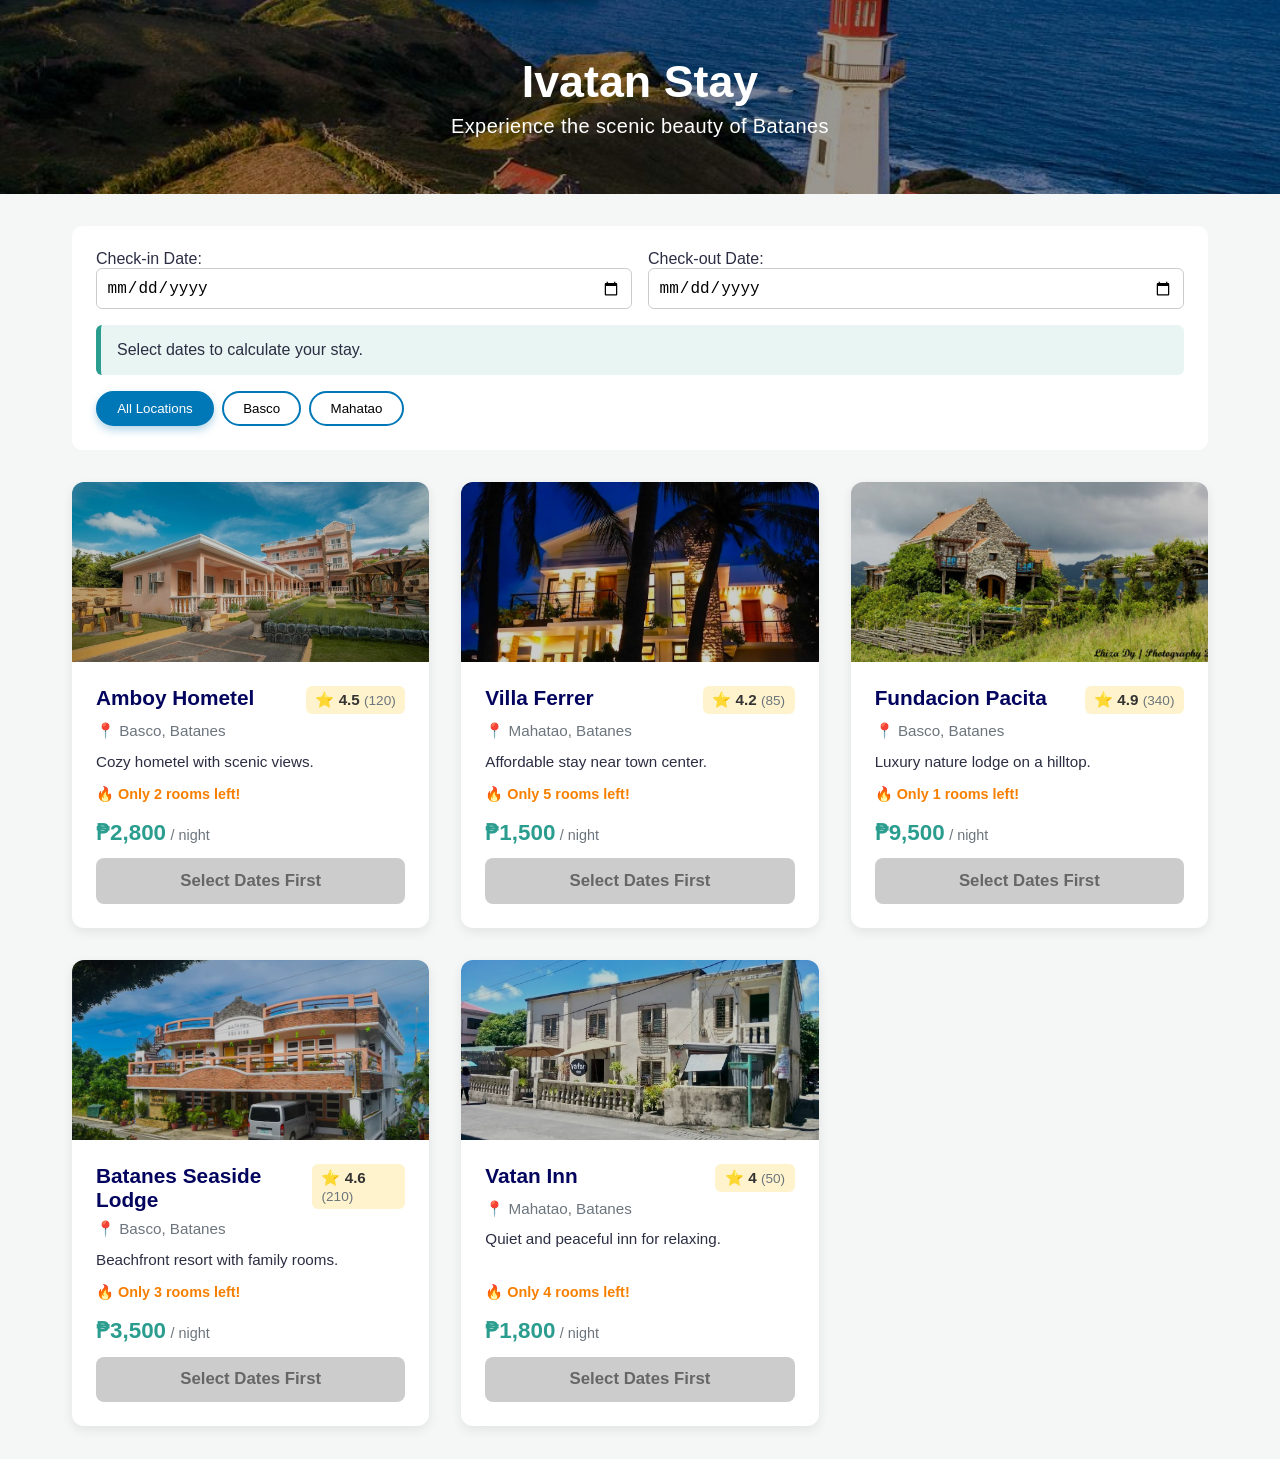
<file: index.html>
<!doctype html>
<html lang="en">
<head>
    <meta charset="UTF-8" />
    <meta name="viewport" content="width=device-width, initial-scale=1.0" />
    <title>Ivatan Stay - Batanes Hotel Booking</title>
    <link rel="stylesheet" href="style.css" />
</head>
<body>

<header>
    <h1>Ivatan Stay</h1>
    <p>Experience the scenic beauty of Batanes</p>
</header>

<main>
    <section class="booking-controls">
        <div class="date-picker">
            <div class="input-group">
                <label for="checkin">Check-in Date:</label>
                <input type="date" id="checkin" />
            </div>
            <div class="input-group">
                <label for="checkout">Check-out Date:</label>
                <input type="date" id="checkout" />
            </div>
        </div>

        <div class="summary-section">
            <p id="total-nights-summary">Select dates to calculate your stay.</p>
            <p id="date-error" class="error-text hidden">
                Error: Check-out date must be later than Check-in date.
            </p>
        </div>

        <div class="filter-group">
            <button class="filter-btn active" data-location="All">All Locations</button>
            <button class="filter-btn" data-location="Basco">Basco</button>
            <button class="filter-btn" data-location="Mahatao">Mahatao</button>
        </div>
    </section>

    <section class="hotel-grid" id="hotel-grid"></section>
</main>

<script src="script.js"></script>
</body>
</html>
</file>
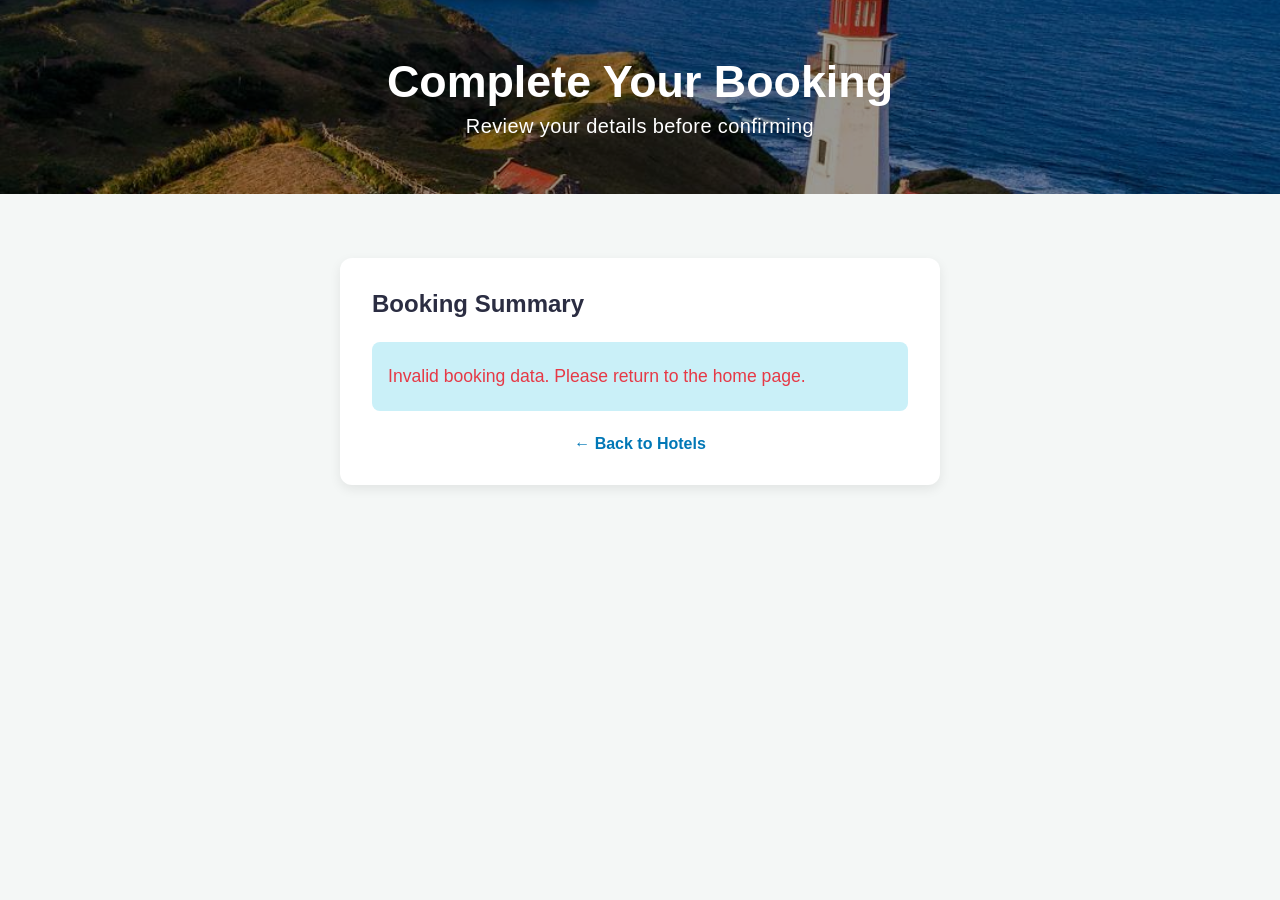
<file: booking.html>
<!doctype html>
<html lang="en">
<head>
    <meta charset="UTF-8" />
    <meta name="viewport" content="width=device-width, initial-scale=1.0" />
    <title>Confirm Booking - Ivatan Stay</title>
    <link rel="stylesheet" href="style.css" />
    <style>
        .booking-container {
            max-width: 600px;
            margin: 2rem auto;
            background: var(--card-bg);
            padding: 2rem;
            border-radius: 12px;
            box-shadow: 0 4px 12px rgba(0,0,0,0.08);
            animation: fadeInSlideUp 0.6s ease forwards;
        }
        .booking-details {
            margin: 1.5rem 0;
            padding: 1rem;
            background: var(--light-blue);
            border-radius: 8px;
        }
        .booking-details p {
            margin: 0.5rem 0;
            font-size: 1.1rem;
        }
        .total-price {
            font-size: 1.4rem;
            font-weight: bold;
            color: var(--primary-green);
            margin-top: 1rem;
            padding-top: 1rem;
            border-top: 1px solid #ccc;
        }
        .confirm-btn {
            width: 100%;
            padding: 1rem;
            background: var(--primary-green);
            color: white;
            border: none;
            border-radius: 8px;
            font-size: 1.2rem;
            font-weight: bold;
            cursor: pointer;
            transition: background 0.3s ease, transform 0.2s ease;
        }
        .confirm-btn:hover {
            background: #21867a;
        }
        .confirm-btn:active {
            transform: scale(0.98);
        }
        .success-message {
            display: none;
            text-align: center;
            margin-top: 2rem;
            padding: 2rem;
            background: var(--light-green);
            border-radius: 8px;
            color: var(--dark-blue);
        }
        .back-link {
            display: block;
            text-align: center;
            margin-top: 1.5rem;
            color: var(--primary-blue);
            text-decoration: none;
            font-weight: bold;
        }
        .back-link:hover {
            text-decoration: underline;
        }
    </style>
</head>
<body>

<header>
    <h1>Complete Your Booking</h1>
    <p>Review your details before confirming</p>
</header>

<main>
    <div class="booking-container" id="booking-container">
        <h2>Booking Summary</h2>
        <div class="booking-details" id="booking-details">
            <p>Loading details...</p>
        </div>
        <button class="confirm-btn" id="confirm-btn">Confirm Booking</button>
        <a href="index.html" class="back-link">← Back to Hotels</a>
    </div>

    <div class="success-message" id="success-message">
        <h2>🎉 Booking Confirmed!</h2>
        <p>Thank you for choosing Ivatan Stay. Your reservation is secured.</p>
        <a href="index.html" class="back-link">Return to Home</a>
    </div>
</main>

<script>
    document.addEventListener("DOMContentLoaded", () => {
        const params = new URLSearchParams(window.location.search);
        const name = params.get('name');
        const location = params.get('location');
        const checkin = params.get('checkin');
        const checkout = params.get('checkout');
        const nights = params.get('nights');
        const price = params.get('price');

        const detailsContainer = document.getElementById("booking-details");
        const confirmBtn = document.getElementById("confirm-btn");
        const bookingContainer = document.getElementById("booking-container");
        const successMessage = document.getElementById("success-message");

        if (!name || !checkin || !checkout) {
            detailsContainer.innerHTML = "<p class='error-text'>Invalid booking data. Please return to the home page.</p>";
            confirmBtn.style.display = "none";
            return;
        }

        detailsContainer.innerHTML = `
            <p><strong>Hotel:</strong> ${name}</p>
            <p><strong>Location:</strong> ${location}</p>
            <p><strong>Check-in:</strong> ${checkin}</p>
            <p><strong>Check-out:</strong> ${checkout}</p>
            <p><strong>Duration:</strong> ${nights} night(s)</p>
            <p class="total-price">Total Price: ₱${Number(price).toLocaleString()}</p>
        `;

        confirmBtn.addEventListener("click", () => {
            confirmBtn.textContent = "Processing...";
            confirmBtn.disabled = true;
            
            setTimeout(() => {
                bookingContainer.style.display = "none";
                document.querySelector("header h1").textContent = "Success";
                document.querySelector("header p").textContent = "We look forward to hosting you!";
                successMessage.style.display = "block";
            }, 800);
        });
    });
</script>

</body>
</html>
</file>
<file: style.css>
:root {
    --primary-blue: #0077b6;
    --primary-blue-hover: #005f92;
    --light-blue: #caf0f8;
    --dark-blue: #03045e;
    --primary-green: #2a9d8f;
    --light-green: #e9f5f3;
    --text-color: #2b2d42;
    --text-muted: #6c757d;
    --bg-color: #f4f7f6;
    --error-color: #e63946;
    --card-bg: #ffffff;
    --accent-orange: #f77f00;
}

* {
    box-sizing: border-box;
    margin: 0;
    padding: 0;
}

body {
    font-family: 'Segoe UI', sans-serif;
    color: var(--text-color);
    background-color: var(--bg-color);
}

header {
    background-image: url("batanes.jpg");
    background-size: 100% auto;
    background-repeat: no-repeat;
    background-position: center;
    color: white;
    padding: 3.5rem 2rem;
    text-align: center;
    position: relative;
}

header::before {
    content: "";
    position: absolute;
    inset: 0;
    background: rgba(0, 0, 0, 0.4);
    z-index: 0;
}

header h1,
header p {
    position: relative;
    z-index: 1;
}

header h1 {
    font-size: 2.8rem;
    margin-bottom: 0.5rem;
}

header p {
    font-size: 1.25rem;
    letter-spacing: 0.02em;
}

main {
    max-width: 1200px;
    margin: auto;
    padding: 2rem;
}

.booking-controls {
    background: white;
    padding: 1.5rem;
    border-radius: 10px;
    margin-bottom: 2rem;
}

.date-picker {
    display: flex;
    gap: 1rem;
    flex-wrap: wrap;
}

.input-group {
    flex: 1;
}

.input-group input {
    padding: 0.6rem;
    width: 100%;
    border: 1px solid #ccc;
    border-radius: 6px;
    font-size: 1rem;
    transition: border-color 0.3s ease, box-shadow 0.3s ease;
}

.input-group input:focus {
    border-color: var(--primary-blue);
    outline: none;
    box-shadow: 0 0 0 3px rgba(0, 119, 182, 0.2);
}

.summary-section {
    margin: 1rem 0;
    padding: 1rem;
    background: var(--light-green);
    border-left: 5px solid var(--primary-green);
    border-radius: 6px;
}

.error-text {
    color: var(--error-color);
}

.hidden {
    display: none;
}

.filter-group {
    display: flex;
    gap: 0.5rem;
}

.filter-btn {
    padding: 0.5rem 1.2rem;
    border: 2px solid var(--primary-blue);
    background: none;
    cursor: pointer;
    border-radius: 20px;
    font-weight: 500;
    transition: all 0.3s ease;
}

.filter-btn:hover {
    transform: translateY(-2px);
    box-shadow: 0 4px 8px rgba(0, 119, 182, 0.2);
    background: var(--primary-blue);
    color: white;
}

.filter-btn.active {
    background: var(--primary-blue);
    color: white;
    box-shadow: 0 4px 8px rgba(0, 119, 182, 0.3);
}

.hotel-grid {
    display: grid;
    grid-template-columns: repeat(auto-fit, minmax(300px, 1fr));
    gap: 2rem;
}

.hotel-card {
    background: var(--card-bg);
    border-radius: 12px;
    overflow: hidden;
    box-shadow: 0 4px 12px rgba(0,0,0,0.08);
    transition: transform 0.3s ease, box-shadow 0.3s ease;
    display: flex;
    flex-direction: column;
}

.hotel-card:hover {
    transform: translateY(-5px);
    box-shadow: 0 10px 25px rgba(0,0,0,0.15);
}

@keyframes fadeInSlideUp {
    from { opacity: 0; transform: translateY(20px); }
    to { opacity: 1; transform: translateY(0); }
}

.fade-in {
    animation: fadeInSlideUp 0.6s ease forwards;
    opacity: 0;
}

.hotel-image {
    height: 180px;
    font-size: 4rem;
    display: flex;
    align-items: center;
    justify-content: center;
    background: linear-gradient(to right bottom, var(--light-blue), #90e0ef);
    background-size: cover;
    background-position: center;
    position: relative;
    color: white;
    text-shadow: 0 0 8px rgba(0,0,0,.7);
}

.hotel-image:before {
    content: "";
    position: absolute;
    inset: 0;
    background: rgba(0,0,0,0.2);
}

.hotel-image-icon {
    position: relative;
    z-index: 1;
}

.hotel-info {
    padding: 1.5rem;
    display: flex;
    flex-direction: column;
    flex-grow: 1;
}

.hotel-header {
    display: flex;
    justify-content: space-between;
    align-items: flex-start;
    margin-bottom: 0.5rem;
}

.hotel-name {
    font-size: 1.3rem;
    color: var(--dark-blue);
    margin: 0;
}

.hotel-rating {
    font-size: 0.95rem;
    font-weight: bold;
    background: #fff3cd;
    padding: 0.3rem 0.6rem;
    border-radius: 6px;
    color: #333;
}

.hotel-rating .reviews {
    font-weight: normal;
    font-size: 0.85rem;
    color: var(--text-muted);
}

.hotel-location {
    color: var(--text-muted);
    font-size: 0.95rem;
    margin-bottom: 0.8rem;
}

.hotel-description {
    font-size: 0.95rem;
    margin-bottom: 1rem;
    flex-grow: 1;
}

.hotel-availability {
    color: var(--accent-orange);
    font-weight: 600;
    font-size: 0.9rem;
    margin-bottom: 1rem;
}

.hotel-price-tag {
    margin-bottom: 0.8rem;
}

.price-val {
    font-size: 1.4rem;
    font-weight: bold;
    color: var(--primary-green);
}

.per-night {
    font-size: 0.9rem;
    color: var(--text-muted);
}

.hotel-total-price {
    font-size: 0.95rem;
    color: var(--dark-blue);
    background: var(--light-green);
    padding: 0.6rem;
    border-radius: 6px;
    margin-bottom: 1.2rem;
    text-align: center;
}

.book-btn {
    width: 100%;
    padding: 0.8rem;
    background: var(--primary-blue);
    color: white;
    border: none;
    border-radius: 8px;
    font-size: 1.05rem;
    font-weight: bold;
    cursor: pointer;
    transition: background 0.3s ease, transform 0.2s ease;
    margin-top: auto;
}

.book-btn:hover:not(:disabled) {
    background: var(--primary-blue-hover);
}

.book-btn:active:not(:disabled) {
    transform: scale(0.98);
}

.book-btn:disabled {
    background: #cccccc;
    color: #666666;
    cursor: not-allowed;
    box-shadow: none;
}
</file>
